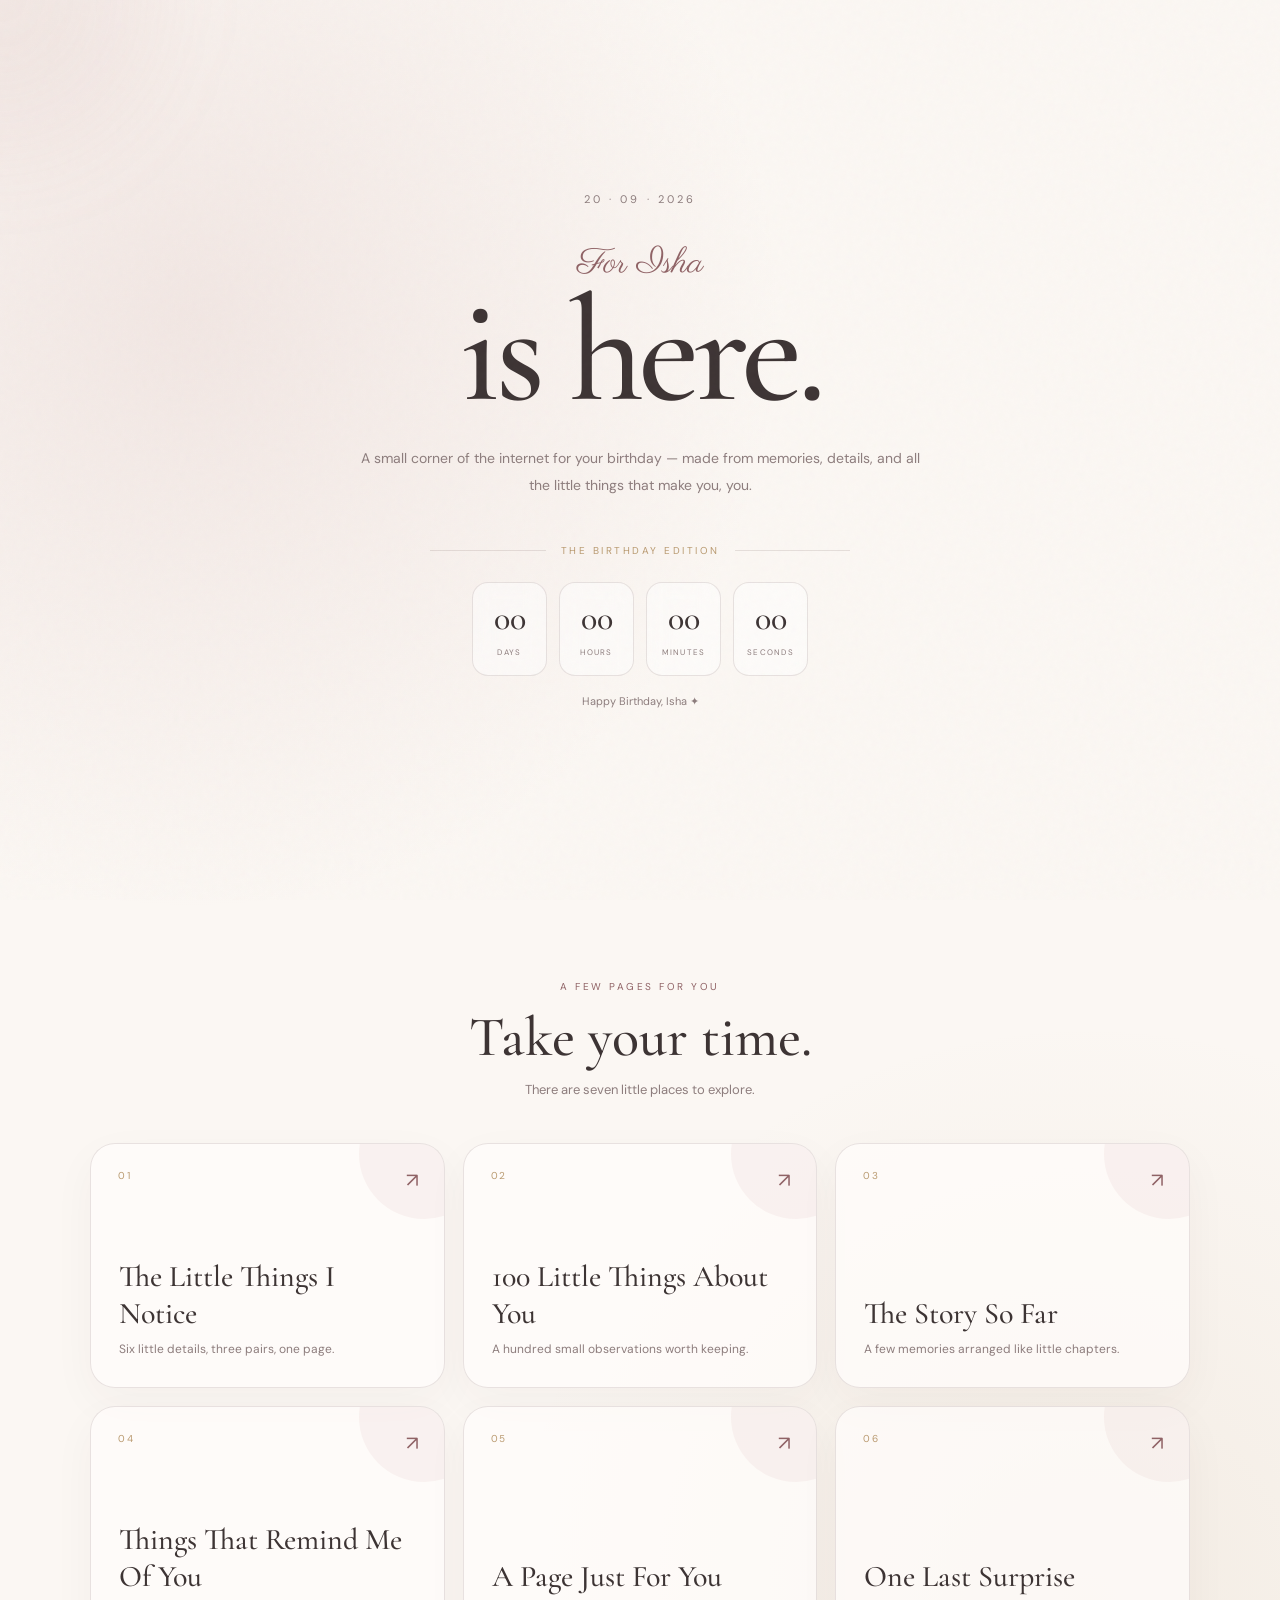
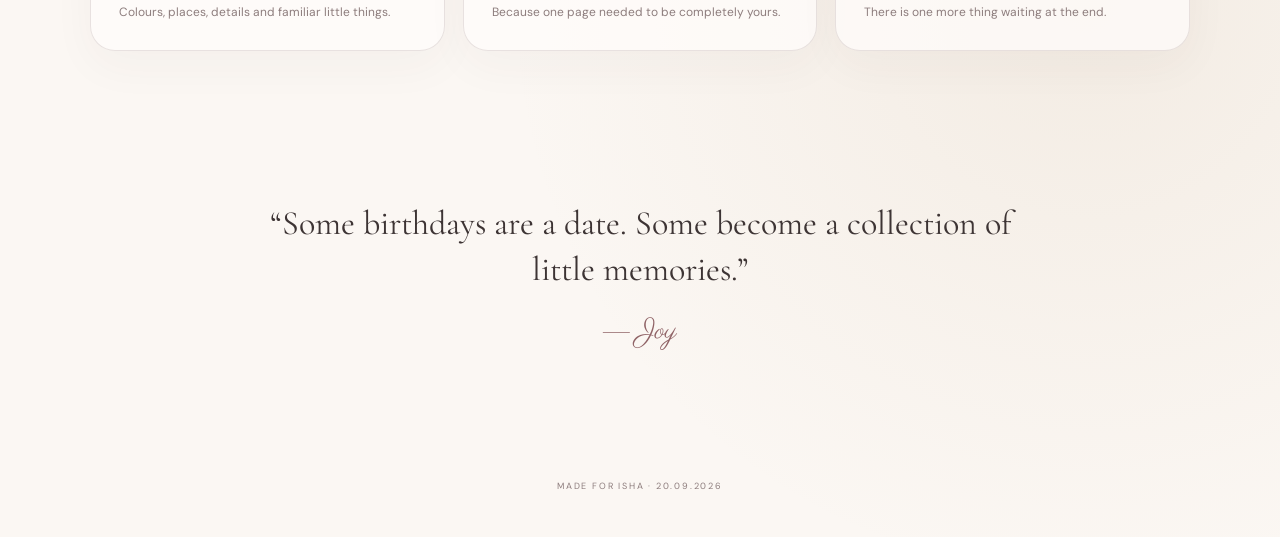
<file: index.html>
<!DOCTYPE html>
<html lang="en">
<head>
<meta charset="UTF-8">
<meta name="viewport" content="width=device-width, initial-scale=1.0">
<title>For Isha — Birthday Edition</title>

<link rel="preconnect" href="https://fonts.googleapis.com">
<link rel="preconnect" href="https://fonts.gstatic.com" crossorigin>
<link href="https://fonts.googleapis.com/css2?family=Cormorant+Garamond:wght@400;500;600&family=DM+Sans:wght@300;400;500&family=Parisienne&display=swap" rel="stylesheet">

<style>
:root{
    --cream:#fbf7f3;
    --paper:#fffdfb;
    --rose:#b78383;
    --rose-dark:#8f6265;
    --ink:#3d3434;
    --muted:#8d7d7d;
    --gold:#b99a70;
    --line:rgba(100,75,75,.14);
}

*{
    box-sizing:border-box;
    margin:0;
    padding:0;
}

html{
    scroll-behavior:smooth;
}

body{
    min-height:100vh;
    color:var(--ink);
    font-family:"DM Sans",sans-serif;
    background:
        radial-gradient(circle at 15% 15%,rgba(183,131,131,.14),transparent 28%),
        radial-gradient(circle at 85% 75%,rgba(185,154,112,.12),transparent 30%),
        var(--cream);
    overflow-x:hidden;
}

body::before{
    content:"";
    position:fixed;
    inset:0;
    pointer-events:none;
    opacity:.035;
    z-index:20;
    background-image:url("data:image/svg+xml,%3Csvg viewBox='0 0 180 180' xmlns='http://www.w3.org/2000/svg'%3E%3Cfilter id='n'%3E%3CfeTurbulence type='fractalNoise' baseFrequency='.8' numOctaves='4' stitchTiles='stitch'/%3E%3C/filter%3E%3Crect width='100%25' height='100%25' filter='url(%23n)' opacity='.7'/%3E%3C/svg%3E");
}

.cursor-glow{
    position:fixed;
    width:280px;
    height:280px;
    border-radius:50%;
    background:rgba(183,131,131,.09);
    filter:blur(55px);
    pointer-events:none;
    transform:translate(-50%,-50%);
    z-index:1;
}

.petal{
    position:fixed;
    top:-30px;
    z-index:10;
    pointer-events:none;
    color:var(--rose);
    opacity:.45;
    animation:fall linear forwards;
}

@keyframes fall{
    to{
        transform:translateY(110vh) rotate(360deg);
        opacity:0;
    }
}

.hero{
    min-height:100vh;
    display:flex;
    align-items:center;
    justify-content:center;
    padding:70px 20px;
    text-align:center;
}

.hero-inner{
    width:min(900px,100%);
    position:relative;
    z-index:2;
}

.date{
    letter-spacing:.28em;
    font-size:11px;
    color:var(--muted);
    margin-bottom:34px;
}

.kicker{
    font-family:"Parisienne",cursive;
    font-size:35px;
    color:var(--rose-dark);
    margin-bottom:5px;
}

h1{
    font-family:"Cormorant Garamond",serif;
    font-weight:500;
    font-size:clamp(75px,13vw,150px);
    line-height:.78;
    letter-spacing:-.04em;
}

.subtitle{
    max-width:580px;
    margin:35px auto 0;
    color:var(--muted);
    font-size:14px;
    line-height:1.9;
}

.divider{
    display:flex;
    align-items:center;
    gap:15px;
    margin:45px auto 25px;
    max-width:420px;
    color:var(--gold);
    font-size:10px;
    letter-spacing:.25em;
}

.divider::before,
.divider::after{
    content:"";
    height:1px;
    flex:1;
    background:var(--line);
}

.countdown{
    display:flex;
    justify-content:center;
    gap:12px;
    margin-top:25px;
}

.time{
    width:75px;
    padding:15px 8px;
    border:1px solid var(--line);
    background:rgba(255,255,255,.48);
    border-radius:16px;
    backdrop-filter:blur(10px);
}

.time strong{
    display:block;
    font-family:"Cormorant Garamond",serif;
    font-size:34px;
    font-weight:500;
}

.time span{
    font-size:8px;
    letter-spacing:.16em;
    color:var(--muted);
}

.count-note{
    margin-top:18px;
    font-size:11px;
    color:var(--muted);
}

.section{
    width:min(1100px,92%);
    margin:0 auto;
    padding:80px 0;
}

.section-head{
    text-align:center;
    margin-bottom:45px;
}

.eyebrow{
    color:var(--rose-dark);
    letter-spacing:.25em;
    font-size:10px;
    margin-bottom:10px;
}

.section h2{
    font-family:"Cormorant Garamond",serif;
    font-size:56px;
    font-weight:500;
}

.section-head p{
    color:var(--muted);
    margin-top:10px;
    font-size:13px;
}

.cards{
    display:grid;
    grid-template-columns:repeat(3,1fr);
    gap:18px;
}

.card{
    position:relative;
    min-height:245px;
    padding:28px;
    display:flex;
    flex-direction:column;
    justify-content:flex-end;
    text-decoration:none;
    color:var(--ink);
    background:rgba(255,253,251,.72);
    border:1px solid var(--line);
    border-radius:25px;
    overflow:hidden;
    transition:.4s ease;
    box-shadow:0 15px 45px rgba(80,50,50,.04);
}

.card::before{
    content:"";
    position:absolute;
    width:130px;
    height:130px;
    border-radius:50%;
    background:rgba(183,131,131,.08);
    top:-55px;
    right:-45px;
    transition:.4s;
}

.card:hover{
    transform:translateY(-7px);
    border-color:rgba(143,98,101,.3);
    box-shadow:0 25px 60px rgba(80,50,50,.1);
}

.card:hover::before{
    transform:scale(1.5);
}

.card-number{
    position:absolute;
    top:25px;
    left:27px;
    font-size:10px;
    color:var(--gold);
    letter-spacing:.15em;
}

.card h3{
    position:relative;
    font-family:"Cormorant Garamond",serif;
    font-size:30px;
    font-weight:500;
}

.card p{
    position:relative;
    color:var(--muted);
    font-size:12px;
    line-height:1.6;
    margin-top:8px;
}

.card-arrow{
    position:absolute;
    top:23px;
    right:25px;
    font-size:20px;
    color:var(--rose-dark);
}

.quote{
    width:min(760px,90%);
    margin:70px auto 100px;
    text-align:center;
}

.quote p{
    font-family:"Cormorant Garamond",serif;
    font-size:34px;
    line-height:1.35;
}

.quote span{
    display:block;
    margin-top:20px;
    font-family:"Parisienne",cursive;
    color:var(--rose-dark);
    font-size:27px;
}

footer{
    padding:30px 20px 45px;
    text-align:center;
    font-size:9px;
    letter-spacing:.2em;
    color:var(--muted);
}

@media(max-width:800px){
    .cards{
        grid-template-columns:1fr 1fr;
    }
}

@media(max-width:560px){
    .hero{
        min-height:90vh;
    }

    .date{
        margin-bottom:25px;
    }

    .kicker{
        font-size:29px;
    }

    h1{
        font-size:82px;
    }

    .subtitle{
        font-size:13px;
        padding:0 10px;
    }

    .countdown{
        gap:6px;
    }

    .time{
        width:68px;
        padding:12px 5px;
    }

    .time strong{
        font-size:28px;
    }

    .section{
        padding:55px 0;
    }

    .section h2{
        font-size:43px;
    }

    .cards{
        grid-template-columns:1fr;
    }

    .card{
        min-height:210px;
    }

    .quote p{
        font-size:28px;
    }
}
</style>
</head>

<body>

<div class="cursor-glow" id="glow"></div>

<main>

<section class="hero">
<div class="hero-inner">

<div class="date">20 · 09 · 2026</div>

<div class="kicker">For Isha</div>

<h1>is here.</h1>

<p class="subtitle">
A small corner of the internet for your birthday —
made from memories, details, and all the little things
that make you, you.
</p>

<div class="divider">
<span>THE BIRTHDAY EDITION</span>
</div>

<div class="countdown">
<div class="time">
<strong id="days">00</strong>
<span>DAYS</span>
</div>

<div class="time">
<strong id="hours">00</strong>
<span>HOURS</span>
</div>

<div class="time">
<strong id="minutes">00</strong>
<span>MINUTES</span>
</div>

<div class="time">
<strong id="seconds">00</strong>
<span>SECONDS</span>
</div>
</div>

<p class="count-note" id="countNote">
20 September 2026 · your day
</p>

</div>
</section>


<section class="section">

<div class="section-head">
<div class="eyebrow">A FEW PAGES FOR YOU</div>
<h2>Take your time.</h2>
<p>There are seven little places to explore.</p>
</div>

<div class="cards">

<a href="little-things.html" class="card">
<span class="card-number">01</span>
<h3>The Little Things I Notice</h3>
<p>Six little details, three pairs, one page.</p>
<span class="card-arrow">↗</span>
</a>

<a href="hundred-things.html" class="card">
<span class="card-number">02</span>
<h3>100 Little Things About You</h3>
<p>A hundred small observations worth keeping.</p>
<span class="card-arrow">↗</span>
</a>

<a href="birthday-story.html" class="card">
<span class="card-number">03</span>
<h3>The Story So Far</h3>
<p>A few memories arranged like little chapters.</p>
<span class="card-arrow">↗</span>
</a>

<a href="things-remind-me.html" class="card">
<span class="card-number">04</span>
<h3>Things That Remind Me Of You</h3>
<p>Colours, places, details and familiar little things.</p>
<span class="card-arrow">↗</span>
</a>

<a href="just-for-you.html" class="card">
<span class="card-number">05</span>
<h3>A Page Just For You</h3>
<p>Because one page needed to be completely yours.</p>
<span class="card-arrow">↗</span>
</a>

<a href="final-surprise.html" class="card">
<span class="card-number">06</span>
<h3>One Last Surprise</h3>
<p>There is one more thing waiting at the end.</p>
<span class="card-arrow">↗</span>
</a>

</div>
</section>


<div class="quote">
<p>
“Some birthdays are a date.
Some become a collection of little memories.”
</p>
<span>— Joy</span>
</div>

</main>

<footer>
MADE FOR ISHA · 20.09.2026
</footer>

<script>
const birthday = new Date("2026-09-20T00:00:00+05:30").getTime();

function updateCountdown(){

    const now = Date.now();
    let difference = birthday - now;

    if(difference <= 0){
        document.getElementById("days").textContent = "00";
        document.getElementById("hours").textContent = "00";
        document.getElementById("minutes").textContent = "00";
        document.getElementById("seconds").textContent = "00";
        document.getElementById("countNote").textContent = "Happy Birthday, Isha ✦";
        return;
    }

    const days = Math.floor(difference / (1000*60*60*24));
    difference %= (1000*60*60*24);

    const hours = Math.floor(difference / (1000*60*60));
    difference %= (1000*60*60);

    const minutes = Math.floor(difference / (1000*60));
    difference %= (1000*60);

    const seconds = Math.floor(difference / 1000);

    document.getElementById("days").textContent = String(days).padStart(2,"0");
    document.getElementById("hours").textContent = String(hours).padStart(2,"0");
    document.getElementById("minutes").textContent = String(minutes).padStart(2,"0");
    document.getElementById("seconds").textContent = String(seconds).padStart(2,"0");
}

updateCountdown();
setInterval(updateCountdown,1000);


document.addEventListener("mousemove",e=>{
    const glow=document.getElementById("glow");
    glow.style.left=e.clientX+"px";
    glow.style.top=e.clientY+"px";
});


const symbols=["✦","❀","✧","·"];

function createPetal(){

    const petal=document.createElement("div");

    petal.className="petal";
    petal.textContent=symbols[Math.floor(Math.random()*symbols.length)];

    petal.style.left=Math.random()*100+"vw";
    petal.style.fontSize=(8+Math.random()*10)+"px";
    petal.style.animationDuration=(7+Math.random()*8)+"s";

    document.body.appendChild(petal);

    setTimeout(()=>petal.remove(),16000);
}

setInterval(createPetal,650);
</script>

<script src="image-loader.js"></script>
</body>
</html>
</file>
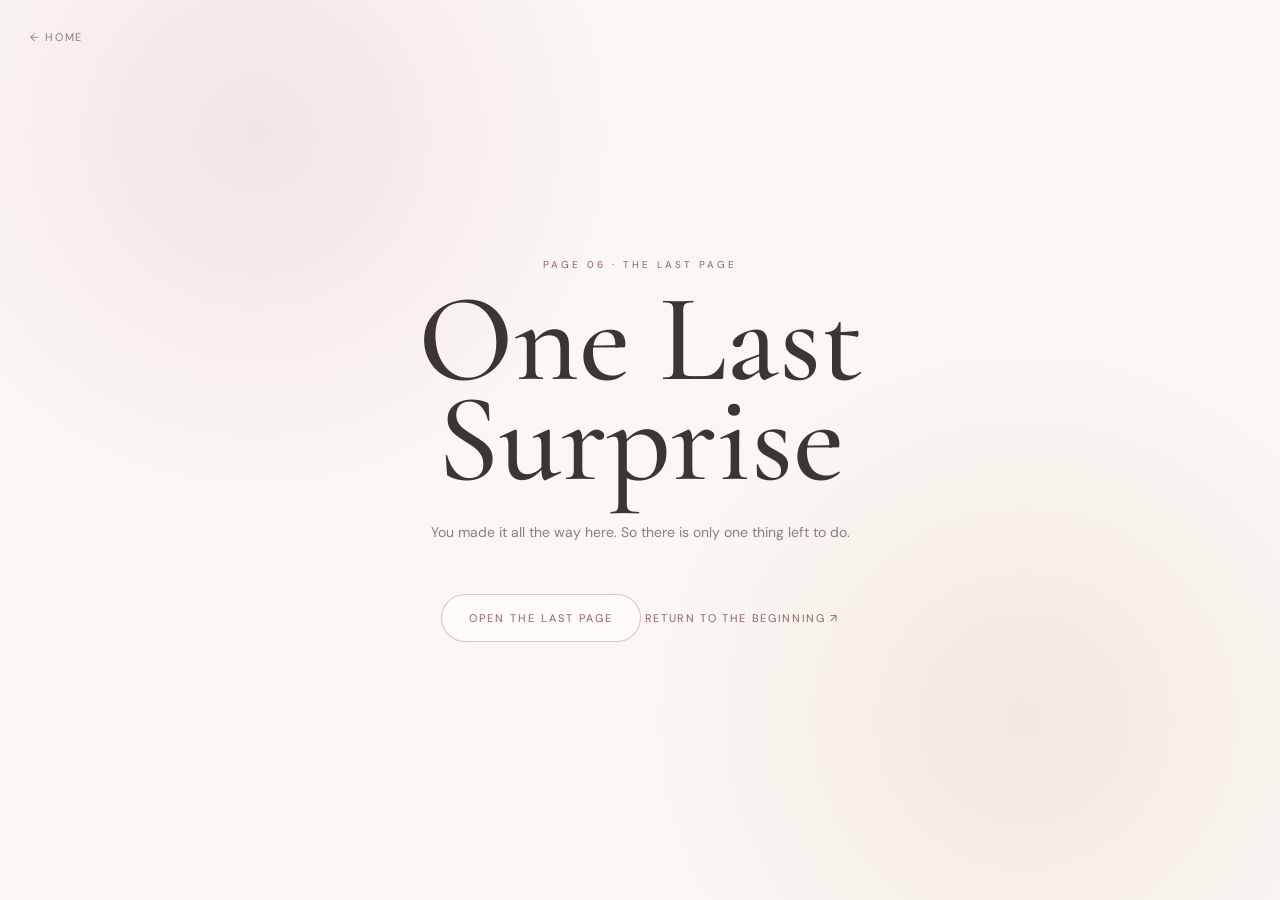
<file: final-surprise.html>
<!DOCTYPE html>
<html lang="en">
<head>
<meta charset="UTF-8">
<meta name="viewport" content="width=device-width, initial-scale=1.0">

<title>One Last Surprise</title>

<link href="https://fonts.googleapis.com/css2?family=Cormorant+Garamond:wght@400;500;600&family=DM+Sans:wght@300;400;500&family=Parisienne&display=swap" rel="stylesheet">

<style>
:root{
--cream:#fbf7f3;
--paper:#fffdfb;
--rose:#b78383;
--rose-dark:#8f6265;
--ink:#3d3434;
--muted:#8d7d7d;
--gold:#b99a70;
--line:rgba(100,75,75,.14);
}

*{
box-sizing:border-box;
margin:0;
padding:0;
}

body{
min-height:100vh;
display:flex;
align-items:center;
justify-content:center;
background:
radial-gradient(circle at 20% 15%,rgba(183,131,131,.15),transparent 28%),
radial-gradient(circle at 80% 80%,rgba(185,154,112,.14),transparent 30%),
var(--cream);
font-family:"DM Sans",sans-serif;
color:var(--ink);
padding:30px;
}

.page{
width:min(780px,100%);
text-align:center;
}

.back{
display:inline-block;
position:absolute;
top:30px;
left:30px;
color:var(--muted);
text-decoration:none;
font-size:11px;
letter-spacing:.15em;
}

.eyebrow{
font-size:10px;
letter-spacing:.3em;
color:var(--rose-dark);
margin-bottom:18px;
}

h1{
font-family:"Cormorant Garamond",serif;
font-size:clamp(70px,12vw,125px);
font-weight:500;
line-height:.8;
}

.intro{
max-width:520px;
margin:30px auto;
font-size:14px;
line-height:1.9;
color:var(--muted);
}

.reveal-btn{
border:1px solid rgba(143,98,101,.35);
background:rgba(255,253,251,.75);
color:var(--rose-dark);
font-family:"DM Sans",sans-serif;
font-size:11px;
letter-spacing:.18em;
padding:16px 27px;
border-radius:50px;
cursor:pointer;
transition:.35s;
}

.reveal-btn:hover{
background:var(--rose-dark);
color:white;
transform:translateY(-3px);
}

.message{
display:none;
margin-top:35px;
padding:45px 35px;
background:rgba(255,253,251,.82);
border:1px solid var(--line);
border-radius:30px;
box-shadow:0 25px 80px rgba(70,45,45,.08);
animation:appear .7s ease;
}

.message.show{
display:block;
}

@keyframes appear{
from{
opacity:0;
transform:translateY(20px);
}
to{
opacity:1;
transform:translateY(0);
}
}

.message h2{
font-family:"Cormorant Garamond",serif;
font-size:48px;
font-weight:500;
}

.message p{
max-width:550px;
margin:20px auto 0;
font-size:13px;
line-height:2;
color:var(--muted);
}

.signature{
font-family:"Parisienne",cursive;
font-size:32px;
color:var(--rose-dark);
margin-top:25px;
}

.home{
display:inline-block;
margin-top:35px;
color:var(--rose-dark);
text-decoration:none;
font-size:11px;
letter-spacing:.15em;
}

@media(max-width:600px){
body{
padding:20px;
}

.back{
top:20px;
left:20px;
}

h1{
font-size:72px;
}

.message{
padding:35px 22px;
}

.message h2{
font-size:40px;
}
}
</style>
</head>

<body>

<a href="index.html" class="back">← HOME</a>

<main class="page">

<div class="eyebrow">PAGE 06 · THE LAST PAGE</div>

<h1>One Last<br>Surprise</h1>

<p class="intro">
You made it all the way here.
So there is only one thing left to do.
</p>

<button class="reveal-btn" id="revealButton">
OPEN THE LAST PAGE
</button>

<section class="message" id="message">

<h2>Happy Birthday, Isha.</h2>

<p>
I hope this year gives you more reasons to laugh,
more ordinary days that turn into great memories,
new places to discover, and plenty of moments
that make you stop and think,
“okay, that was a really good day.”
</p>

<p>
Thank you for being one of those people
who makes ordinary parts of life more memorable.
</p>

<div class="signature">— Joy</div>

</section>

<a href="index.html" class="home">RETURN TO THE BEGINNING ↗</a>

</main>

<script>
document.getElementById("revealButton").addEventListener("click",function(){

const message=document.getElementById("message");

message.classList.add("show");

this.textContent="THE SURPRISE IS OPEN";

this.disabled=true;

});
</script>

<script src="image-loader.js"></script>
</body>
</html>
</file>
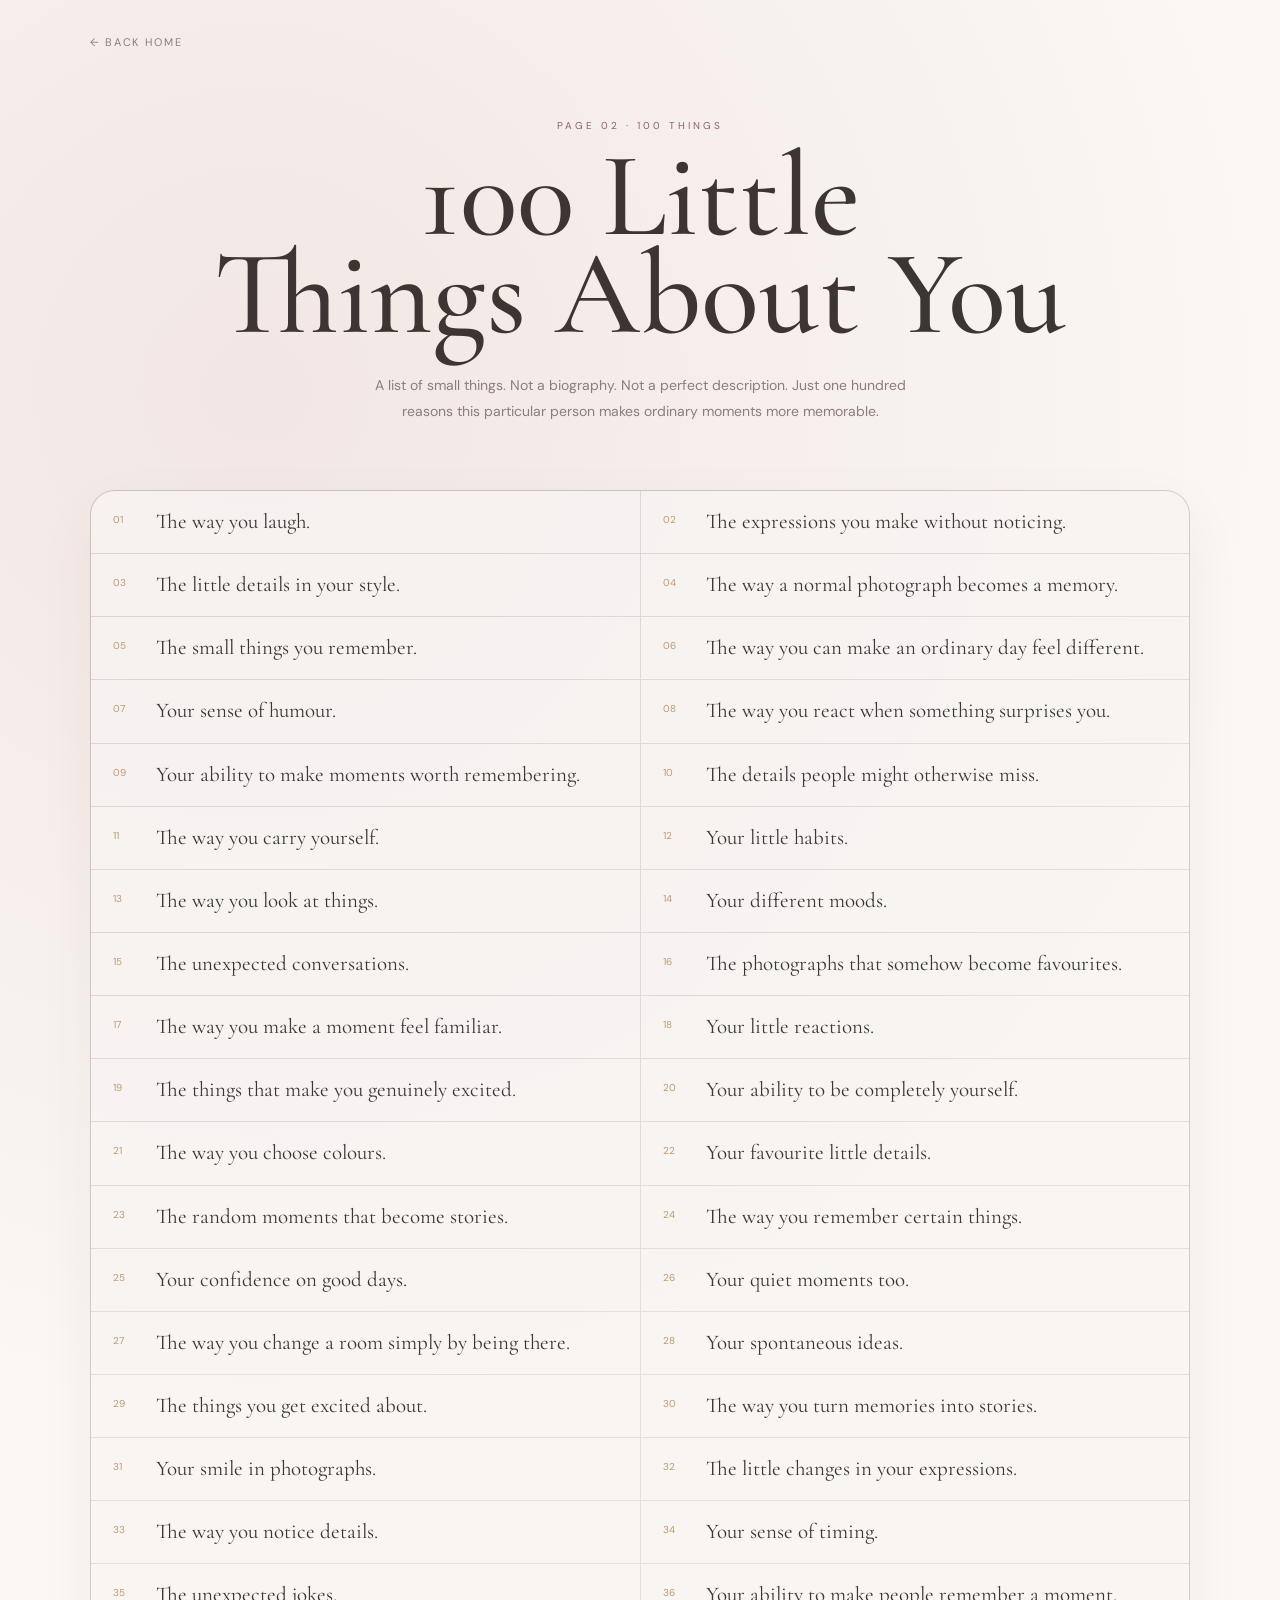
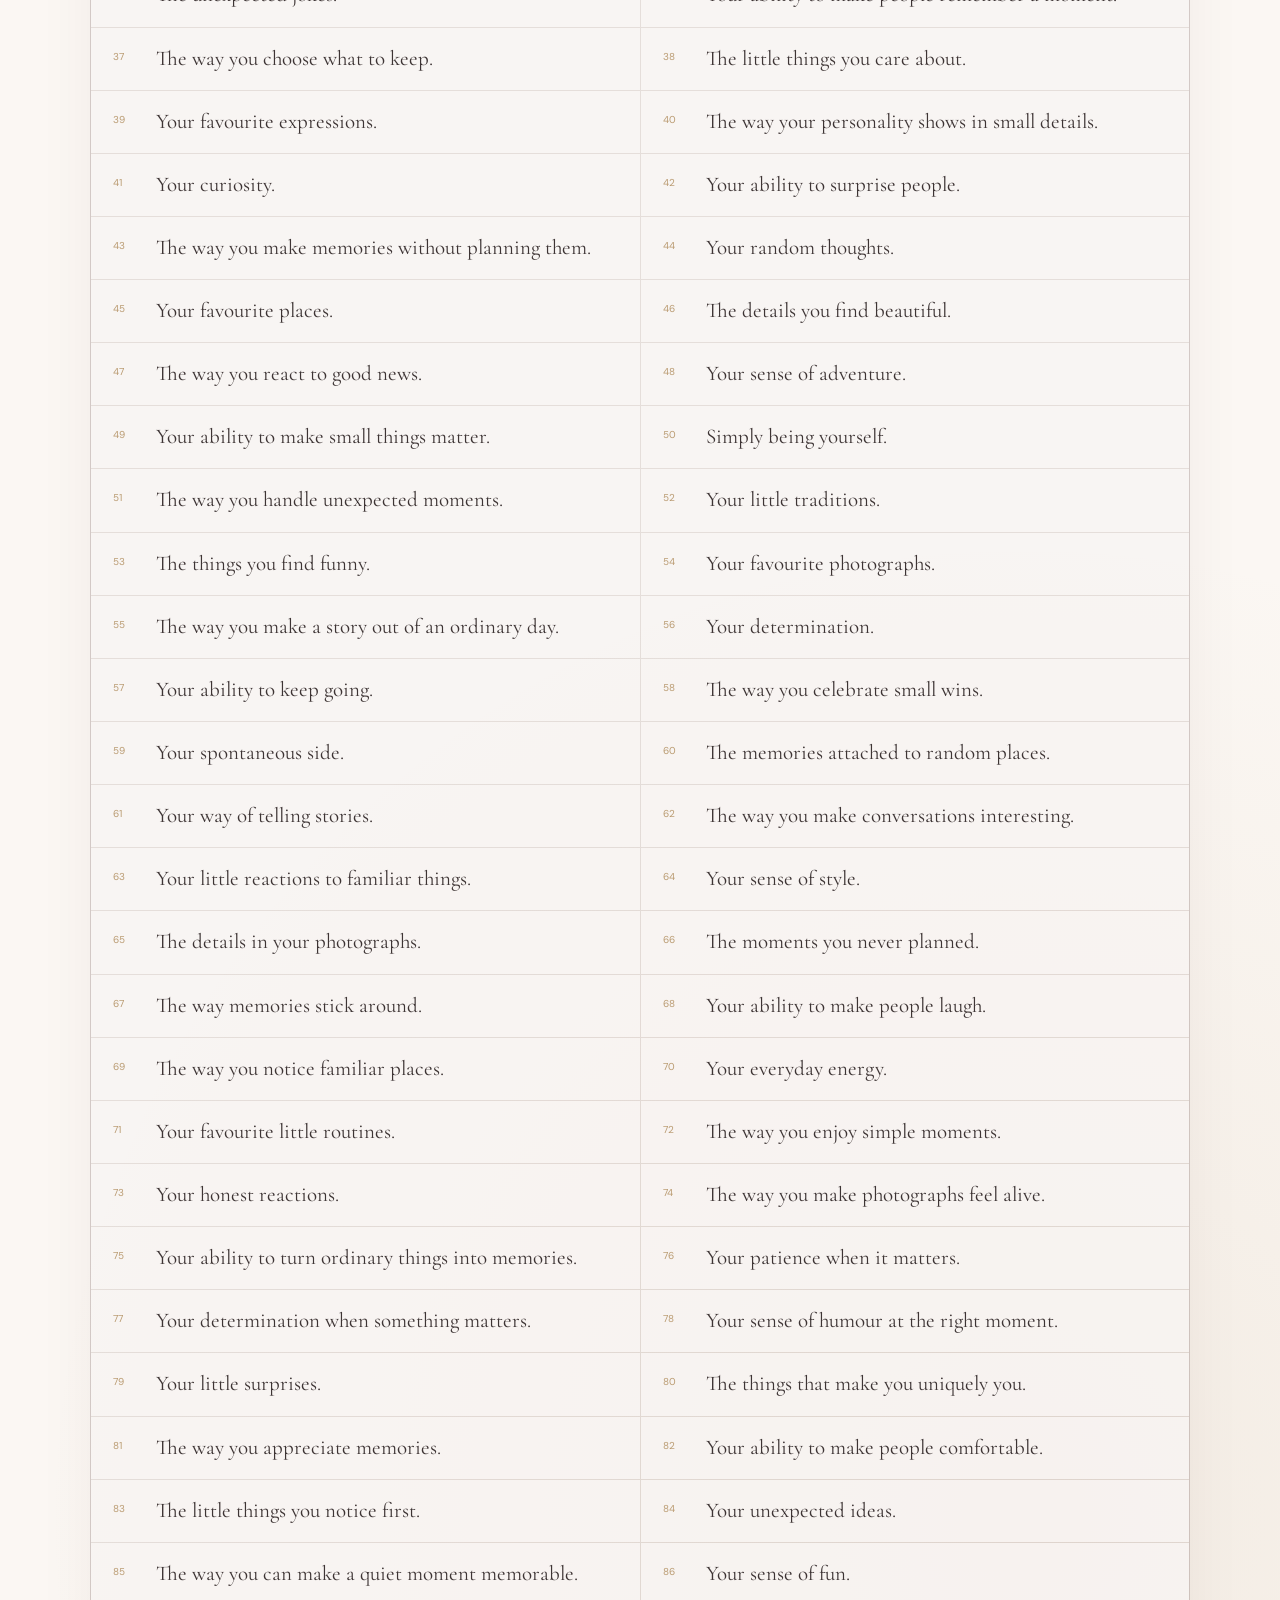
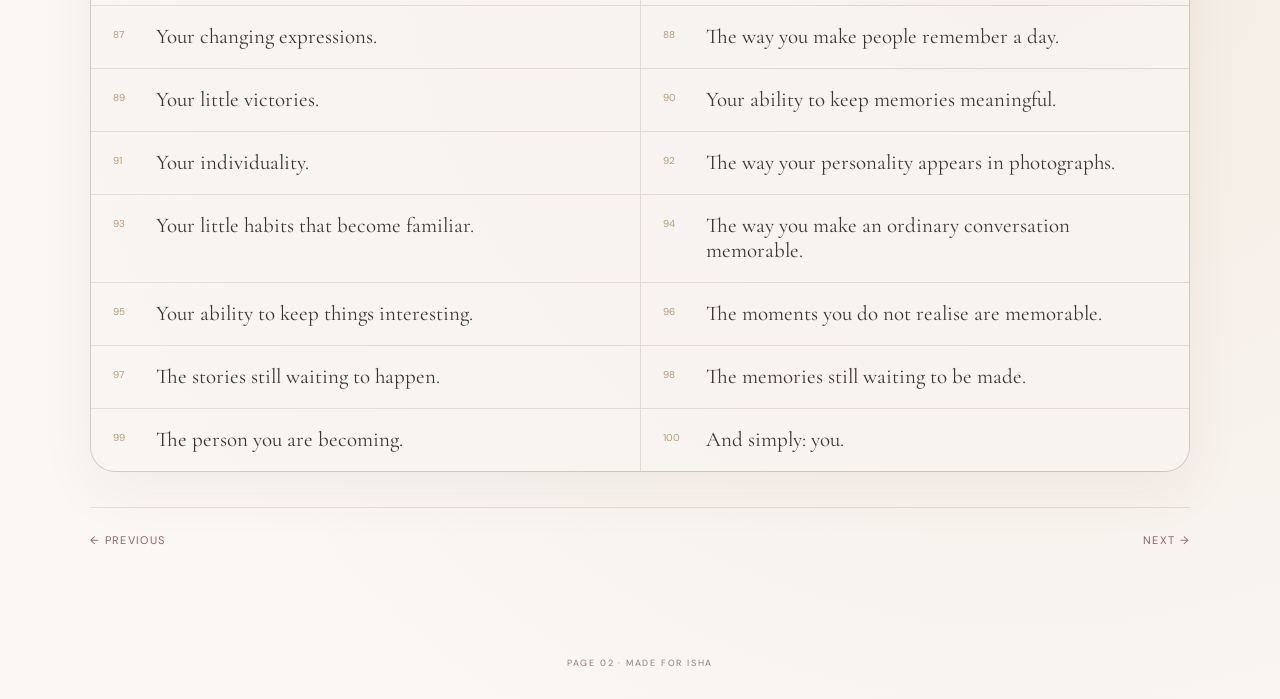
<file: hundred-things.html>
<!DOCTYPE html>
<html lang="en">
<head>
<meta charset="UTF-8">
<meta name="viewport" content="width=device-width, initial-scale=1.0">
<title>100 Little Things About You</title>

<link href="https://fonts.googleapis.com/css2?family=Cormorant+Garamond:wght@400;500;600&family=DM+Sans:wght@300;400;500&family=Parisienne&display=swap" rel="stylesheet">

<style>
:root{
--cream:#fbf7f3;
--paper:#fffdfb;
--rose:#b78383;
--rose-dark:#8f6265;
--ink:#3d3434;
--muted:#8d7d7d;
--gold:#b99a70;
--line:rgba(100,75,75,.14);
}

*{box-sizing:border-box;margin:0;padding:0}

body{
background:
radial-gradient(circle at 20% 10%,rgba(183,131,131,.14),transparent 28%),
radial-gradient(circle at 80% 80%,rgba(185,154,112,.12),transparent 30%),
var(--cream);
color:var(--ink);
font-family:"DM Sans",sans-serif;
}

.page{
width:min(1100px,92%);
margin:auto;
padding:30px 0 80px;
}

.back{
display:inline-block;
color:var(--muted);
text-decoration:none;
font-size:11px;
letter-spacing:.15em;
margin-bottom:70px;
}

.hero{text-align:center;margin-bottom:65px}

.eyebrow{
font-size:10px;
letter-spacing:.3em;
color:var(--rose-dark);
margin-bottom:15px;
}

h1{
font-family:"Cormorant Garamond",serif;
font-size:clamp(65px,11vw,120px);
font-weight:500;
line-height:.82;
}

.intro{
max-width:580px;
margin:28px auto;
color:var(--muted);
font-size:14px;
line-height:1.9;
}

.list{
display:grid;
grid-template-columns:repeat(2,1fr);
gap:1px;
background:var(--line);
border:1px solid var(--line);
border-radius:25px;
overflow:hidden;
box-shadow:0 20px 60px rgba(70,45,45,.05);
}

.item{
background:rgba(255,253,251,.75);
padding:19px 22px;
display:flex;
gap:15px;
align-items:flex-start;
transition:.3s;
}

.item:hover{
background:#fffaf7;
}

.number{
color:var(--gold);
font-size:10px;
min-width:28px;
padding-top:3px;
}

.item p{
font-family:"Cormorant Garamond",serif;
font-size:21px;
line-height:1.15;
}

.page-nav{
display:flex;
justify-content:space-between;
border-top:1px solid var(--line);
padding-top:25px;
margin-top:35px;
}

.page-nav a{
text-decoration:none;
font-size:11px;
color:var(--rose-dark);
letter-spacing:.12em;
}

footer{
text-align:center;
padding:30px;
font-size:9px;
letter-spacing:.2em;
color:var(--muted);
}

@media(max-width:650px){
.list{grid-template-columns:1fr}
h1{font-size:68px}
.item p{font-size:19px}
}
</style>
</head>

<body>

<main class="page">

<a href="index.html" class="back">← BACK HOME</a>

<header class="hero">
<div class="eyebrow">PAGE 02 · 100 THINGS</div>

<h1>100 Little<br>Things About You</h1>

<p class="intro">
A list of small things.
Not a biography.
Not a perfect description.
Just one hundred reasons this particular person
makes ordinary moments more memorable.
</p>
</header>

<section class="list">

<div class="item"><span class="number">01</span><p>The way you laugh.</p></div>
<div class="item"><span class="number">02</span><p>The expressions you make without noticing.</p></div>
<div class="item"><span class="number">03</span><p>The little details in your style.</p></div>
<div class="item"><span class="number">04</span><p>The way a normal photograph becomes a memory.</p></div>
<div class="item"><span class="number">05</span><p>The small things you remember.</p></div>
<div class="item"><span class="number">06</span><p>The way you can make an ordinary day feel different.</p></div>
<div class="item"><span class="number">07</span><p>Your sense of humour.</p></div>
<div class="item"><span class="number">08</span><p>The way you react when something surprises you.</p></div>
<div class="item"><span class="number">09</span><p>Your ability to make moments worth remembering.</p></div>
<div class="item"><span class="number">10</span><p>The details people might otherwise miss.</p></div>

<div class="item"><span class="number">11</span><p>The way you carry yourself.</p></div>
<div class="item"><span class="number">12</span><p>Your little habits.</p></div>
<div class="item"><span class="number">13</span><p>The way you look at things.</p></div>
<div class="item"><span class="number">14</span><p>Your different moods.</p></div>
<div class="item"><span class="number">15</span><p>The unexpected conversations.</p></div>
<div class="item"><span class="number">16</span><p>The photographs that somehow become favourites.</p></div>
<div class="item"><span class="number">17</span><p>The way you make a moment feel familiar.</p></div>
<div class="item"><span class="number">18</span><p>Your little reactions.</p></div>
<div class="item"><span class="number">19</span><p>The things that make you genuinely excited.</p></div>
<div class="item"><span class="number">20</span><p>Your ability to be completely yourself.</p></div>

<div class="item"><span class="number">21</span><p>The way you choose colours.</p></div>
<div class="item"><span class="number">22</span><p>Your favourite little details.</p></div>
<div class="item"><span class="number">23</span><p>The random moments that become stories.</p></div>
<div class="item"><span class="number">24</span><p>The way you remember certain things.</p></div>
<div class="item"><span class="number">25</span><p>Your confidence on good days.</p></div>
<div class="item"><span class="number">26</span><p>Your quiet moments too.</p></div>
<div class="item"><span class="number">27</span><p>The way you change a room simply by being there.</p></div>
<div class="item"><span class="number">28</span><p>Your spontaneous ideas.</p></div>
<div class="item"><span class="number">29</span><p>The things you get excited about.</p></div>
<div class="item"><span class="number">30</span><p>The way you turn memories into stories.</p></div>

<div class="item"><span class="number">31</span><p>Your smile in photographs.</p></div>
<div class="item"><span class="number">32</span><p>The little changes in your expressions.</p></div>
<div class="item"><span class="number">33</span><p>The way you notice details.</p></div>
<div class="item"><span class="number">34</span><p>Your sense of timing.</p></div>
<div class="item"><span class="number">35</span><p>The unexpected jokes.</p></div>
<div class="item"><span class="number">36</span><p>Your ability to make people remember a moment.</p></div>
<div class="item"><span class="number">37</span><p>The way you choose what to keep.</p></div>
<div class="item"><span class="number">38</span><p>The little things you care about.</p></div>
<div class="item"><span class="number">39</span><p>Your favourite expressions.</p></div>
<div class="item"><span class="number">40</span><p>The way your personality shows in small details.</p></div>

<div class="item"><span class="number">41</span><p>Your curiosity.</p></div>
<div class="item"><span class="number">42</span><p>Your ability to surprise people.</p></div>
<div class="item"><span class="number">43</span><p>The way you make memories without planning them.</p></div>
<div class="item"><span class="number">44</span><p>Your random thoughts.</p></div>
<div class="item"><span class="number">45</span><p>Your favourite places.</p></div>
<div class="item"><span class="number">46</span><p>The details you find beautiful.</p></div>
<div class="item"><span class="number">47</span><p>The way you react to good news.</p></div>
<div class="item"><span class="number">48</span><p>Your sense of adventure.</p></div>
<div class="item"><span class="number">49</span><p>Your ability to make small things matter.</p></div>
<div class="item"><span class="number">50</span><p>Simply being yourself.</p></div>

<div class="item"><span class="number">51</span><p>The way you handle unexpected moments.</p></div>
<div class="item"><span class="number">52</span><p>Your little traditions.</p></div>
<div class="item"><span class="number">53</span><p>The things you find funny.</p></div>
<div class="item"><span class="number">54</span><p>Your favourite photographs.</p></div>
<div class="item"><span class="number">55</span><p>The way you make a story out of an ordinary day.</p></div>
<div class="item"><span class="number">56</span><p>Your determination.</p></div>
<div class="item"><span class="number">57</span><p>Your ability to keep going.</p></div>
<div class="item"><span class="number">58</span><p>The way you celebrate small wins.</p></div>
<div class="item"><span class="number">59</span><p>Your spontaneous side.</p></div>
<div class="item"><span class="number">60</span><p>The memories attached to random places.</p></div>

<div class="item"><span class="number">61</span><p>Your way of telling stories.</p></div>
<div class="item"><span class="number">62</span><p>The way you make conversations interesting.</p></div>
<div class="item"><span class="number">63</span><p>Your little reactions to familiar things.</p></div>
<div class="item"><span class="number">64</span><p>Your sense of style.</p></div>
<div class="item"><span class="number">65</span><p>The details in your photographs.</p></div>
<div class="item"><span class="number">66</span><p>The moments you never planned.</p></div>
<div class="item"><span class="number">67</span><p>The way memories stick around.</p></div>
<div class="item"><span class="number">68</span><p>Your ability to make people laugh.</p></div>
<div class="item"><span class="number">69</span><p>The way you notice familiar places.</p></div>
<div class="item"><span class="number">70</span><p>Your everyday energy.</p></div>

<div class="item"><span class="number">71</span><p>Your favourite little routines.</p></div>
<div class="item"><span class="number">72</span><p>The way you enjoy simple moments.</p></div>
<div class="item"><span class="number">73</span><p>Your honest reactions.</p></div>
<div class="item"><span class="number">74</span><p>The way you make photographs feel alive.</p></div>
<div class="item"><span class="number">75</span><p>Your ability to turn ordinary things into memories.</p></div>
<div class="item"><span class="number">76</span><p>Your patience when it matters.</p></div>
<div class="item"><span class="number">77</span><p>Your determination when something matters.</p></div>
<div class="item"><span class="number">78</span><p>Your sense of humour at the right moment.</p></div>
<div class="item"><span class="number">79</span><p>Your little surprises.</p></div>
<div class="item"><span class="number">80</span><p>The things that make you uniquely you.</p></div>

<div class="item"><span class="number">81</span><p>The way you appreciate memories.</p></div>
<div class="item"><span class="number">82</span><p>Your ability to make people comfortable.</p></div>
<div class="item"><span class="number">83</span><p>The little things you notice first.</p></div>
<div class="item"><span class="number">84</span><p>Your unexpected ideas.</p></div>
<div class="item"><span class="number">85</span><p>The way you can make a quiet moment memorable.</p></div>
<div class="item"><span class="number">86</span><p>Your sense of fun.</p></div>
<div class="item"><span class="number">87</span><p>Your changing expressions.</p></div>
<div class="item"><span class="number">88</span><p>The way you make people remember a day.</p></div>
<div class="item"><span class="number">89</span><p>Your little victories.</p></div>
<div class="item"><span class="number">90</span><p>Your ability to keep memories meaningful.</p></div>

<div class="item"><span class="number">91</span><p>Your individuality.</p></div>
<div class="item"><span class="number">92</span><p>The way your personality appears in photographs.</p></div>
<div class="item"><span class="number">93</span><p>Your little habits that become familiar.</p></div>
<div class="item"><span class="number">94</span><p>The way you make an ordinary conversation memorable.</p></div>
<div class="item"><span class="number">95</span><p>Your ability to keep things interesting.</p></div>
<div class="item"><span class="number">96</span><p>The moments you do not realise are memorable.</p></div>
<div class="item"><span class="number">97</span><p>The stories still waiting to happen.</p></div>
<div class="item"><span class="number">98</span><p>The memories still waiting to be made.</p></div>
<div class="item"><span class="number">99</span><p>The person you are becoming.</p></div>
<div class="item"><span class="number">100</span><p>And simply: you.</p></div>

</section>

<nav class="page-nav">
<a href="little-things.html">← PREVIOUS</a>
<a href="birthday-story.html">NEXT →</a>
</nav>

</main>

<footer>PAGE 02 · MADE FOR ISHA</footer>

<script src="image-loader.js"></script>
</body>
</html>
</file>
